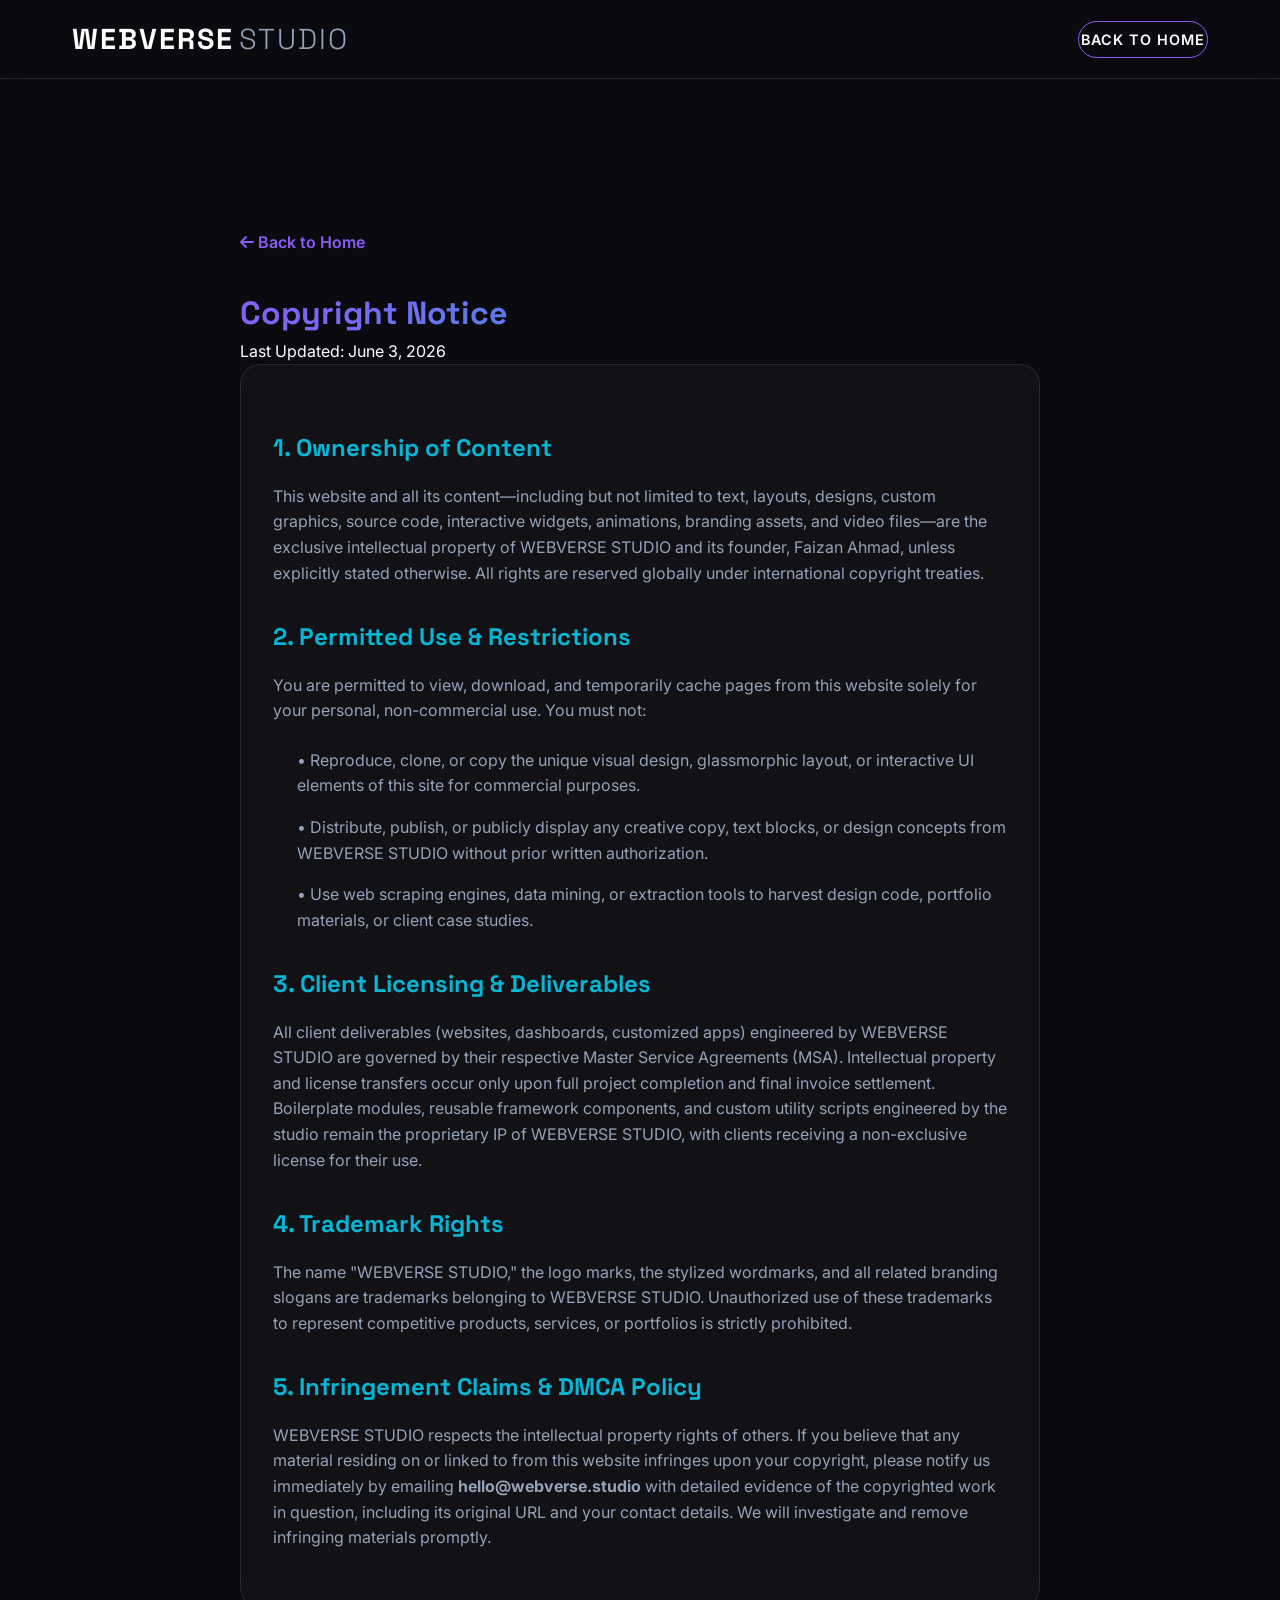
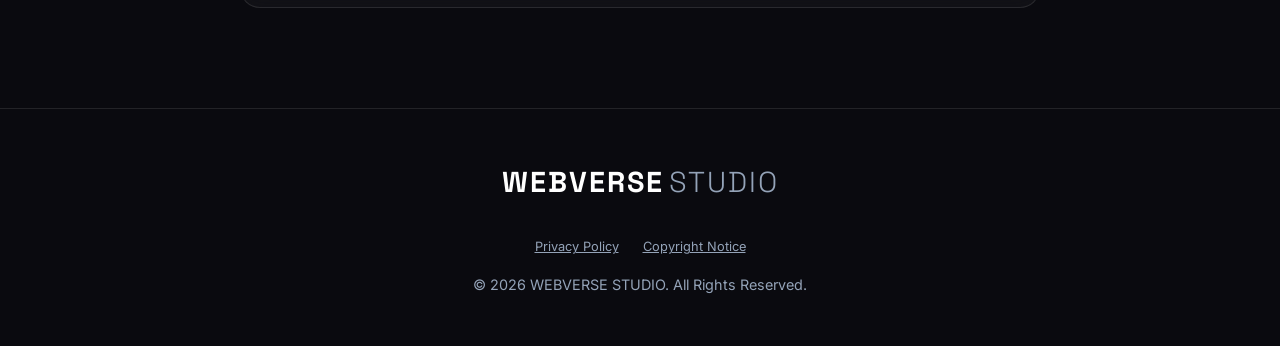
<file: copyright.html>
<!DOCTYPE html>
<html lang="en">
<head>
    <meta charset="UTF-8">
    <meta name="viewport" content="width=device-width, initial-scale=1.0">
    <title>Copyright Notice | WEBVERSE STUDIO</title>
    <link rel="stylesheet" href="style.css">
    <link rel="stylesheet" href="https://cdnjs.cloudflare.com/ajax/libs/font-awesome/6.4.0/css/all.min.css">
    <style>
        .policy-container {
            padding: 150px 0 100px;
            max-width: 800px;
            margin: 0 auto;
        }
        .policy-content h2 {
            margin: 2rem 0 1rem;
            color: var(--cyan);
        }
        .policy-content p {
            margin-bottom: 1.5rem;
            color: var(--gray);
        }
        .back-home {
            margin-bottom: 2rem;
            display: inline-block;
            color: var(--violet);
            font-weight: 600;
        }
    </style>
</head>
<body>
    <div id="custom-cursor"></div>
    <div id="cursor-glow"></div>
    <div id="scroll-progress"></div>

    <nav id="navbar" class="scrolled">
        <div class="container nav-content">
            <a href="index.html" class="logo">WEBVERSE<span>STUDIO</span></a>
            <a href="index.html" class="btn btn-secondary">Back to Home</a>
        </div>
    </nav>

    <main class="container policy-container">
        <a href="index.html" class="back-home"><i class="fas fa-arrow-left"></i> Back to Home</a>
        <h1 class="text-gradient">Copyright Notice</h1>
        <p>Last Updated: June 3, 2026</p>

        <div class="policy-content glass-card reveal active">
            <h2>1. Ownership of Content</h2>
            <p>This website and all its content—including but not limited to text, layouts, designs, custom graphics, source code, interactive widgets, animations, branding assets, and video files—are the exclusive intellectual property of WEBVERSE STUDIO and its founder, Faizan Ahmad, unless explicitly stated otherwise. All rights are reserved globally under international copyright treaties.</p>

            <h2>2. Permitted Use & Restrictions</h2>
            <p>You are permitted to view, download, and temporarily cache pages from this website solely for your personal, non-commercial use. You must not:</p>
            <p style="padding-left: 1.5rem; margin-bottom: 1rem; color: var(--gray);">&bull; Reproduce, clone, or copy the unique visual design, glassmorphic layout, or interactive UI elements of this site for commercial purposes.</p>
            <p style="padding-left: 1.5rem; margin-bottom: 1rem; color: var(--gray);">&bull; Distribute, publish, or publicly display any creative copy, text blocks, or design concepts from WEBVERSE STUDIO without prior written authorization.</p>
            <p style="padding-left: 1.5rem; margin-bottom: 1.5rem; color: var(--gray);">&bull; Use web scraping engines, data mining, or extraction tools to harvest design code, portfolio materials, or client case studies.</p>

            <h2>3. Client Licensing & Deliverables</h2>
            <p>All client deliverables (websites, dashboards, customized apps) engineered by WEBVERSE STUDIO are governed by their respective Master Service Agreements (MSA). Intellectual property and license transfers occur only upon full project completion and final invoice settlement. Boilerplate modules, reusable framework components, and custom utility scripts engineered by the studio remain the proprietary IP of WEBVERSE STUDIO, with clients receiving a non-exclusive license for their use.</p>

            <h2>4. Trademark Rights</h2>
            <p>The name "WEBVERSE STUDIO," the logo marks, the stylized wordmarks, and all related branding slogans are trademarks belonging to WEBVERSE STUDIO. Unauthorized use of these trademarks to represent competitive products, services, or portfolios is strictly prohibited.</p>

            <h2>5. Infringement Claims & DMCA Policy</h2>
            <p>WEBVERSE STUDIO respects the intellectual property rights of others. If you believe that any material residing on or linked to from this website infringes upon your copyright, please notify us immediately by emailing <strong>hello@webverse.studio</strong> with detailed evidence of the copyrighted work in question, including its original URL and your contact details. We will investigate and remove infringing materials promptly.</p>
        </div>
    </main>

    <footer>
        <div class="container">
            <a href="index.html" class="logo" style="display: block; margin-bottom: 2rem;">WEBVERSE<span>STUDIO</span></a>
            <p style="margin-bottom: 1rem; display: flex; justify-content: center; gap: 1.5rem; flex-wrap: wrap;">
                <a href="privacy.html" style="color: var(--gray); font-size: 0.8rem; text-decoration: underline;">Privacy Policy</a>
                <a href="copyright.html" style="color: var(--gray); font-size: 0.8rem; text-decoration: underline;">Copyright Notice</a>
            </p>
            <p style="color: var(--gray); font-size: 0.9rem;">&copy; 2026 WEBVERSE STUDIO. All Rights Reserved.</p>
        </div>
    </footer>

    <script src="main.js"></script>
</body>
</html>
</file>
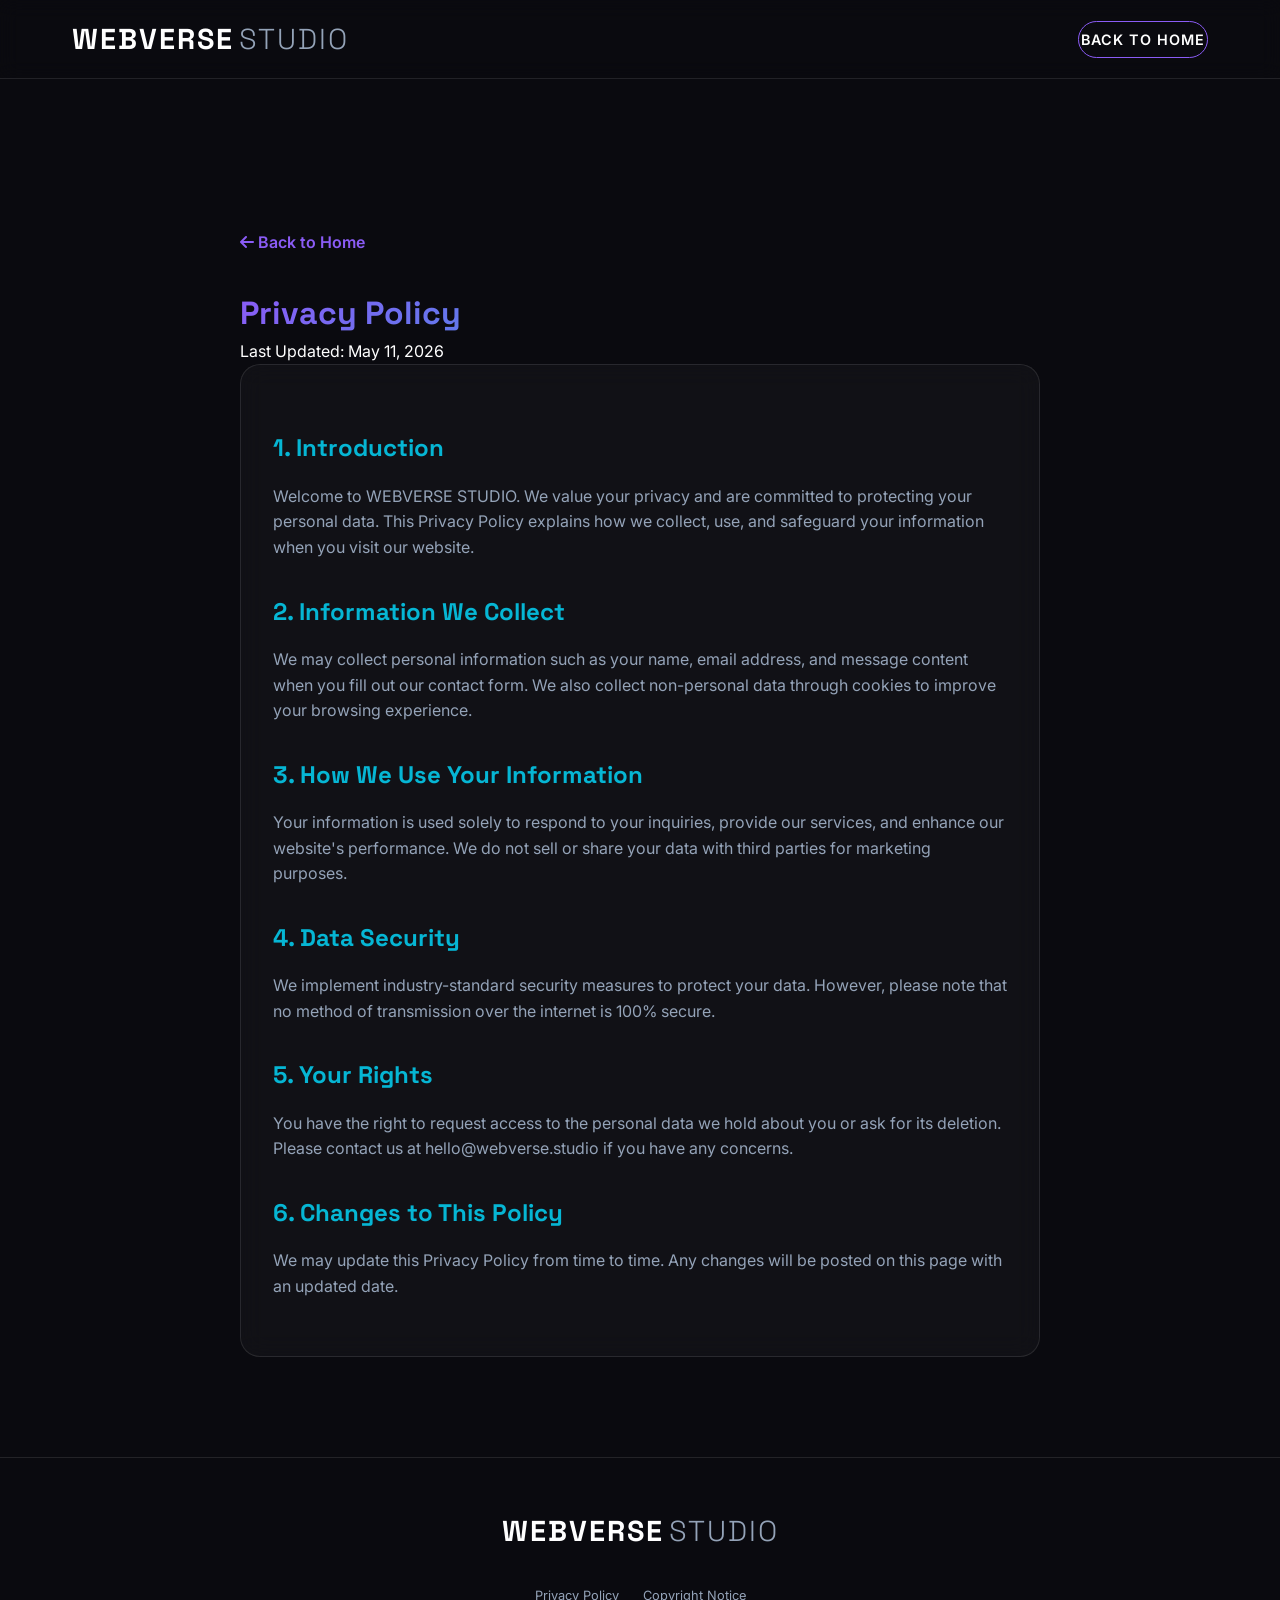
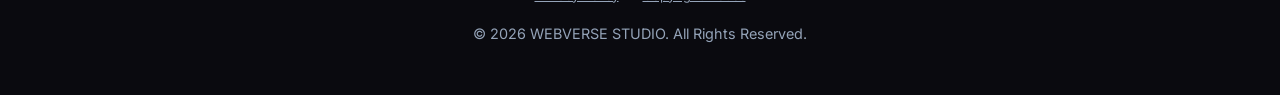
<file: privacy.html>
<!DOCTYPE html>
<html lang="en">
<head>
    <meta charset="UTF-8">
    <meta name="viewport" content="width=device-width, initial-scale=1.0">
    <title>Privacy Policy | WEBVERSE STUDIO</title>
    <link rel="stylesheet" href="style.css">
    <link rel="stylesheet" href="https://cdnjs.cloudflare.com/ajax/libs/font-awesome/6.4.0/css/all.min.css">
    <style>
        .policy-container {
            padding: 150px 0 100px;
            max-width: 800px;
            margin: 0 auto;
        }
        .policy-content h2 {
            margin: 2rem 0 1rem;
            color: var(--cyan);
        }
        .policy-content p {
            margin-bottom: 1.5rem;
            color: var(--gray);
        }
        .back-home {
            margin-bottom: 2rem;
            display: inline-block;
            color: var(--violet);
            font-weight: 600;
        }
    </style>
</head>
<body>
    <div id="custom-cursor"></div>
    <div id="cursor-glow"></div>
    <div id="scroll-progress"></div>

    <nav id="navbar" class="scrolled">
        <div class="container nav-content">
            <a href="index.html" class="logo">WEBVERSE<span>STUDIO</span></a>
            <a href="index.html" class="btn btn-secondary">Back to Home</a>
        </div>
    </nav>

    <main class="container policy-container">
        <a href="index.html" class="back-home"><i class="fas fa-arrow-left"></i> Back to Home</a>
        <h1 class="text-gradient">Privacy Policy</h1>
        <p>Last Updated: May 11, 2026</p>

        <div class="policy-content glass-card reveal active">
            <h2>1. Introduction</h2>
            <p>Welcome to WEBVERSE STUDIO. We value your privacy and are committed to protecting your personal data. This Privacy Policy explains how we collect, use, and safeguard your information when you visit our website.</p>

            <h2>2. Information We Collect</h2>
            <p>We may collect personal information such as your name, email address, and message content when you fill out our contact form. We also collect non-personal data through cookies to improve your browsing experience.</p>

            <h2>3. How We Use Your Information</h2>
            <p>Your information is used solely to respond to your inquiries, provide our services, and enhance our website's performance. We do not sell or share your data with third parties for marketing purposes.</p>

            <h2>4. Data Security</h2>
            <p>We implement industry-standard security measures to protect your data. However, please note that no method of transmission over the internet is 100% secure.</p>

            <h2>5. Your Rights</h2>
            <p>You have the right to request access to the personal data we hold about you or ask for its deletion. Please contact us at hello@webverse.studio if you have any concerns.</p>

            <h2>6. Changes to This Policy</h2>
            <p>We may update this Privacy Policy from time to time. Any changes will be posted on this page with an updated date.</p>
        </div>
    </main>

    <footer>
        <div class="container">
            <a href="index.html" class="logo" style="display: block; margin-bottom: 2rem;">WEBVERSE<span>STUDIO</span></a>
            <p style="margin-bottom: 1rem; display: flex; justify-content: center; gap: 1.5rem; flex-wrap: wrap;">
                <a href="privacy.html" style="color: var(--gray); font-size: 0.8rem; text-decoration: underline;">Privacy Policy</a>
                <a href="copyright.html" style="color: var(--gray); font-size: 0.8rem; text-decoration: underline;">Copyright Notice</a>
            </p>
            <p style="color: var(--gray); font-size: 0.9rem;">&copy; 2026 WEBVERSE STUDIO. All Rights Reserved.</p>
        </div>
    </footer>

    <script src="main.js"></script>
</body>
</html>
</file>
<file: style.css>
@import url('https://fonts.googleapis.com/css2?family=Inter:wght@300;400;700&family=Space+Grotesk:wght@300;400;500;700&display=swap');

:root {
    --bg-black: #0a0a0f;
    --violet: #8b5cf6;
    --cyan: #06b6d4;
    --white: #ffffff;
    --gray: #94a3b8;
    --glass: rgba(255, 255, 255, 0.03);
    --glass-border: rgba(255, 255, 255, 0.1);
    --font-main: 'Inter', sans-serif;
    --font-heading: 'Space Grotesk', sans-serif;
    --transition: all 0.4s cubic-bezier(0.4, 0, 0.2, 1);
}

* {
    margin: 0;
    padding: 0;
    box-sizing: border-box;
    cursor: default; /* Default cursor for touch devices */
}

body {
    background-color: var(--bg-black);
    color: var(--white);
    font-family: var(--font-main);
    line-height: 1.6;
    overflow-x: hidden;
    padding-top: 80px; /* Prevent header overlap */
}

h1, h2, h3, h4 {
    font-family: var(--font-heading);
}

a {
    text-decoration: none;
    color: inherit;
    transition: var(--transition);
}

ul {
    list-style: none;
}

/* --- Custom Scrollbar --- */
::-webkit-scrollbar {
    width: 6px;
}

::-webkit-scrollbar-track {
    background: var(--bg-black);
}

::-webkit-scrollbar-thumb {
    background: linear-gradient(to bottom, var(--violet), var(--cyan));
    border-radius: 10px;
}

/* Custom cursor removed */
/* Custom cursor media query removed */

/* Cursor glow removed */

/* --- Scroll Progress --- */
#scroll-progress {
    position: fixed;
    top: 0;
    left: 0;
    height: 3px;
    background: linear-gradient(to right, var(--violet), var(--cyan));
    z-index: 10000;
    width: 0%;
}

/* --- Layout Utils --- */
.container {
    max-width: 1200px;
    margin: 0 auto;
    padding: 0 2rem;
}

.section-padding {
    padding: 100px 0;
}

.glass-card {
    background: var(--glass);
    backdrop-filter: blur(12px);
    border: 1px solid var(--glass-border);
    border-radius: 20px;
    padding: 2rem;
    transition: var(--transition);
}

.glass-card:hover {
    border-color: var(--violet);
    box-shadow: 0 0 20px rgba(139, 92, 246, 0.2);
    transform: translateY(-5px);
}

.text-gradient {
    background: linear-gradient(135deg, var(--violet), var(--cyan));
    -webkit-background-clip: text;
    -webkit-text-fill-color: transparent;
}

.btn {
    display: inline-block;
    padding: 12px 30px;
    border-radius: 50px;
    font-weight: 600;
    text-transform: uppercase;
    letter-spacing: 1px;
    font-size: 0.9rem;
    position: relative;
    overflow: hidden;
    z-index: 1;
}

.btn-primary {
    background: linear-gradient(135deg, var(--violet), var(--cyan));
    color: white;
    border: none;
    box-shadow: 0 0 20px rgba(139, 92, 246, 0.4);
}

.btn-primary:hover {
    box-shadow: 0 0 30px rgba(139, 92, 246, 0.6);
    transform: translateY(-2px);
}

.btn-secondary {
    border: 1px solid var(--violet);
    color: white;
    padding: 6px 2px;
    border-radius: 19px;
}

/* --- Navigation --- */
nav {
    position: fixed;
    top: 0;
    width: 100%;
    z-index: 1000;
    padding: 1.5rem 0;
    transition: var(--transition);
}

nav.scrolled {
    background: rgba(10, 10, 15, 0.8);
    backdrop-filter: blur(10px);
    padding: 1rem 0;
    border-bottom: 1px solid var(--glass-border);
}

.nav-content {
    display: flex;
    justify-content: space-between;
    align-items: center;
}

.logo {
    font-size: 1.8rem;
    font-family: var(--font-heading);
    letter-spacing: 2px;
    font-weight: 700;
    text-transform: uppercase;
}

.logo span {
    font-weight: 300;
    color: var(--gray);
    margin-left: 5px;
}

.nav-links {
    display: flex;
    gap: 2rem;
}

.nav-links a:hover {
    color: var(--cyan);
}

/* --- Hero Section --- */
#hero {
    height: 100vh;
    display: flex;
    align-items: center;
    position: relative;
    overflow: hidden;
}

#canvas-container {
    position: absolute;
    top: 0;
    left: 0;
    width: 100%;
    height: 100%;
    z-index: -1;
}

.hero-content {
    max-width: 800px;
}

.hero-content h1 {
    font-size: clamp(3rem, 8vw, 6rem);
    line-height: 1.1;
    margin-bottom: 1.5rem;
}

.hero-content p {
    font-size: 1.2rem;
    color: var(--gray);
    margin-bottom: 2.5rem;
    max-width: 600px;
}

.cta-group {
    display: flex;
    gap: 1.5rem;
}

/* --- About Section --- */
.about-grid {
    display: grid;
    grid-template-columns: 1fr 1.2fr;
    gap: 4rem;
    align-items: center;
}

.about-image {
    position: relative;
    border-radius: 20px;
    overflow: hidden;
    aspect-ratio: 4/5;
}

.about-image img {
    width: 100%;
    height: 100%;
    object-fit: cover;
}

.about-glow {
    position: absolute;
    top: -20%;
    right: -20%;
    width: 60%;
    height: 60%;
    background: radial-gradient(circle, var(--violet) 0%, transparent 70%);
    filter: blur(60px);
    opacity: 0.4;
    z-index: -1;
}

/* --- Services --- */
.section-title {
    text-align: center;
    margin-bottom: 4rem;
}

.section-title h2 {
    font-size: 3rem;
    margin-bottom: 1rem;
}

.services-grid {
    display: grid;
    grid-template-columns: repeat(auto-fit, minmax(300px, 1fr));
    gap: 2rem;
}

.service-card i {
    font-size: 2.5rem;
    margin-bottom: 1.5rem;
    display: block;
    color: var(--cyan);
}

/* --- Projects --- */
.projects-grid {
    display: grid;
    grid-template-columns: repeat(auto-fit, minmax(350px, 1fr));
    gap: 2.5rem;
}

.project-card {
    position: relative;
    overflow: hidden;
}

.project-img {
    width: 100%;
    height: 250px;
    object-fit: cover;
    border-radius: 12px;
    margin-bottom: 1.5rem;
}

/* --- Achievements --- */
.achievements-grid {
    display: grid;
    grid-template-columns: repeat(auto-fit, minmax(220px, 1fr));
    gap: 2.5rem;
    margin-top: 3rem;
}

.achievement-card {
    text-align: center;
    position: relative;
    padding: 3rem 2rem;
    overflow: hidden;
}

.achievement-card::before {
    content: '';
    position: absolute;
    top: 0;
    left: 0;
    width: 100%;
    height: 100%;
    background: radial-gradient(circle at top right, rgba(6, 182, 212, 0.05), transparent 60%);
    pointer-events: none;
}

.achievement-card i {
    font-size: 2.5rem;
    margin-bottom: 1.5rem;
    background: linear-gradient(135deg, var(--violet), var(--cyan));
    -webkit-background-clip: text;
    -webkit-text-fill-color: transparent;
    display: inline-block;
}

.achievement-number {
    font-size: 3.5rem;
    font-weight: 700;
    font-family: var(--font-heading);
    margin-bottom: 0.5rem;
    letter-spacing: -1px;
}

.achievement-card h3 {
    font-size: 1.25rem;
    margin-bottom: 1rem;
    color: var(--white);
    letter-spacing: 0.5px;
}

.achievement-card p {
    color: var(--gray);
    font-size: 0.95rem;
    line-height: 1.5;
}

.achievement-card:hover::after {
    content: '';
    position: absolute;
    bottom: 0;
    left: 10%;
    width: 80%;
    height: 2px;
    background: linear-gradient(90deg, transparent, var(--cyan), var(--violet), transparent);
    box-shadow: 0 0 15px var(--cyan);
}

/* --- Skills & Tech --- */
.skills-layout {
    display: grid;
    grid-template-columns: 1.2fr 1fr;
    gap: 2.5rem;
    margin-top: 3rem;
}

.skills-progress, .skills-tech {
    padding: 3rem;
    height: 100%;
}

.skill-bar {
    margin-bottom: 2.2rem;
}

.skill-bar:last-child {
    margin-bottom: 0;
}

.skill-info {
    display: flex;
    justify-content: space-between;
    margin-bottom: 0.6rem;
    font-family: var(--font-heading);
    font-weight: 500;
    font-size: 1rem;
}

.skill-track {
    width: 100%;
    height: 8px;
    background: rgba(255, 255, 255, 0.05);
    border-radius: 10px;
    overflow: hidden;
    position: relative;
    border: 1px solid var(--glass-border);
}

.skill-fill {
    height: 100%;
    width: 0%; /* Dynamic fill via JS */
    background: linear-gradient(90deg, var(--violet), var(--cyan));
    border-radius: 10px;
    box-shadow: 0 0 10px rgba(6, 182, 212, 0.4);
    transition: width 1.5s cubic-bezier(0.25, 1, 0.5, 1);
}

.tech-grid {
    display: grid;
    grid-template-columns: repeat(4, 1fr);
    gap: 2rem;
    height: calc(100% - 4rem);
    align-content: center;
}

.tech-item {
    display: flex;
    flex-direction: column;
    align-items: center;
    gap: 0.8rem;
    font-size: 0.85rem;
    color: var(--gray);
    transition: var(--transition);
}

.tech-item i {
    font-size: 2.5rem;
    color: var(--white);
    transition: var(--transition);
}

.tech-item:hover {
    color: var(--cyan);
    transform: translateY(-8px);
}

.tech-item:hover i {
    color: var(--cyan);
    text-shadow: 0 0 15px rgba(6, 182, 212, 0.6);
}

/* --- Universe Configurator --- */
.configurator-container {
    display: grid;
    grid-template-columns: 1.6fr 1fr;
    gap: 3rem;
    margin-top: 3rem;
    align-items: start;
    padding: 3rem;
}

.config-group {
    margin-bottom: 2.5rem;
}

.config-group:last-child {
    margin-bottom: 0;
}

.config-group h4 {
    font-size: 1.1rem;
    margin-bottom: 1.2rem;
    color: var(--white);
    font-family: var(--font-heading);
    letter-spacing: 0.5px;
    text-transform: uppercase;
}

.config-grid {
    display: grid;
    grid-template-columns: repeat(auto-fit, minmax(130px, 1fr));
    gap: 1.2rem;
}

.config-card {
    background: rgba(255, 255, 255, 0.02);
    border: 1px solid var(--glass-border);
    border-radius: 15px;
    padding: 1.5rem 1rem;
    text-align: center;
    transition: var(--transition);
    display: flex;
    flex-direction: column;
    align-items: center;
    gap: 1rem;
    cursor: pointer;
}

.config-card i {
    font-size: 2rem;
    color: var(--gray);
    transition: var(--transition);
}

.config-card span {
    font-size: 0.9rem;
    font-weight: 500;
    transition: var(--transition);
}

.config-card:hover {
    border-color: rgba(139, 92, 246, 0.4);
    background: rgba(255, 255, 255, 0.04);
    transform: translateY(-3px);
}

.config-card.active {
    border-color: var(--cyan);
    background: rgba(6, 182, 212, 0.06);
    box-shadow: 0 0 15px rgba(6, 182, 212, 0.2);
}

.config-card.active i {
    color: var(--cyan);
}

.config-card.active span {
    color: var(--white);
}

.configurator-summary {
    background: rgba(255, 255, 255, 0.02);
    border: 1px solid var(--glass-border);
    border-radius: 20px;
    padding: 2rem;
    position: sticky;
    top: 100px;
}

.configurator-summary h3 {
    font-size: 1.4rem;
    margin-bottom: 1.5rem;
    text-align: center;
    background: linear-gradient(135deg, var(--violet), var(--cyan));
    -webkit-background-clip: text;
    -webkit-text-fill-color: transparent;
}

.summary-details {
    display: flex;
    flex-direction: column;
    gap: 1rem;
}

.summary-row {
    display: flex;
    justify-content: space-between;
    font-size: 0.95rem;
}

.summary-row span:first-child {
    color: var(--gray);
}

.summary-row span:last-child {
    color: var(--white);
    font-weight: 600;
    text-align: right;
    max-width: 60%;
}

.price-display {
    text-align: center;
    margin: 1.5rem 0;
}

.price-label {
    font-size: 0.85rem;
    color: var(--gray);
    text-transform: uppercase;
    letter-spacing: 1px;
}

.price-value {
    font-size: 3rem;
    font-weight: 700;
    font-family: var(--font-heading);
    color: var(--cyan);
    text-shadow: 0 0 20px rgba(6, 182, 212, 0.4);
    margin-top: 0.5rem;
}

/* --- Testimonials --- */
.testimonial-slider {
    max-width: 800px;
    margin: 0 auto;
    position: relative;
    overflow: hidden;
}

.testimonial-track {
    display: flex;
    transition: transform 0.5s ease-in-out;
}

.testimonial-item {
    min-width: 100%;
    padding: 2rem;
    text-align: center;
}

.testimonial-text {
    font-size: 1.2rem;
    font-style: italic;
    margin-bottom: 2rem;
}

/* --- Contact Section --- */
.contact-container {
    max-width: 900px;
    margin: 0 auto;
    display: grid;
    grid-template-columns: 1fr 1.5fr;
    gap: 4rem;
}

.contact-form {
    display: flex;
    flex-direction: column;
    gap: 1.5rem;
    position: relative;
    padding: 2rem;
    border-radius: 20px;
    background: var(--glass);
    border: 1px solid var(--glass-border);
}

.contact-form::before {
    content: '';
    position: absolute;
    inset: -1px;
    background: linear-gradient(135deg, var(--violet), var(--cyan));
    border-radius: 20px;
    z-index: -1;
    opacity: 0.3;
    filter: blur(10px);
}

input, textarea {
    background: rgba(255, 255, 255, 0.05);
    border: 1px solid var(--glass-border);
    padding: 15px;
    border-radius: 10px;
    color: white;
    outline: none;
    transition: var(--transition);
}

input:focus, textarea:focus {
    border-color: var(--cyan);
    background: rgba(255, 255, 255, 0.08);
}

/* --- Footer --- */
footer {
    border-top: 1px solid var(--glass-border);
    padding: 50px 0;
    text-align: center;
}

.footer-links {
    display: flex;
    justify-content: center;
    gap: 2rem;
    margin-bottom: 2rem;
}

.reveal {
    opacity: 0;
    transform: translateY(40px);
    transition: opacity 1s cubic-bezier(0.22, 1, 0.36, 1), transform 1s cubic-bezier(0.22, 1, 0.36, 1);
}

.reveal.active {
    opacity: 1;
    transform: translateY(0);
}

/* Stagger reveals */
.hero-content .reveal:nth-child(1) { transition-delay: 0.1s; }
.hero-content .reveal:nth-child(2) { transition-delay: 0.3s; }
.hero-content .reveal:nth-child(3) { transition-delay: 0.5s; }
.hero-content .reveal:nth-child(4) { transition-delay: 0.7s; }

.services-grid .reveal:nth-child(2) { transition-delay: 0.1s; }
.services-grid .reveal:nth-child(3) { transition-delay: 0.2s; }
.services-grid .reveal:nth-child(4) { transition-delay: 0.3s; }
.services-grid .reveal:nth-child(5) { transition-delay: 0.4s; }
.services-grid .reveal:nth-child(6) { transition-delay: 0.5s; }

.projects-grid .reveal:nth-child(2) { transition-delay: 0.2s; }
.projects-grid .reveal:nth-child(3) { transition-delay: 0.4s; }

.achievements-grid .reveal:nth-child(2) { transition-delay: 0.15s; }
.achievements-grid .reveal:nth-child(3) { transition-delay: 0.3s; }
.achievements-grid .reveal:nth-child(4) { transition-delay: 0.45s; }

/* Custom cursor refinement */
/* Removed duplicated cursor definition – handled via media query */

/* --- Mobile Responsive --- */
@media (max-width: 768px) {
    .about-grid, .contact-container, .skills-layout, .configurator-container {
        grid-template-columns: 1fr;
    }
    
    .tech-grid {
        grid-template-columns: repeat(2, 1fr);
    }
    
    .configurator-summary {
        position: static;
        margin-top: 2rem;
    }
    
    .nav-links {
        display: none;
    }
    
    .hero-content h1 {
        font-size: clamp(2.5rem, 8vw, 4rem);
    }
    
    .section-title h2 {
        font-size: clamp(2rem, 6vw, 3rem);
    }
}
/* Mobile enhancements */
.burger { display: none; }
/* Smaller font for Contact section title */
#contact .section-title h2 {
    font-size: 1.5rem; /* smaller than default */
}

.nav-links {
    display: none;
}
.nav-links.active {
    display: flex;
    flex-direction: column;
    gap: 1rem;
}
/* Configurator summary full width on mobile */
.configurator-summary {
    width: 100%;
}
</file>
